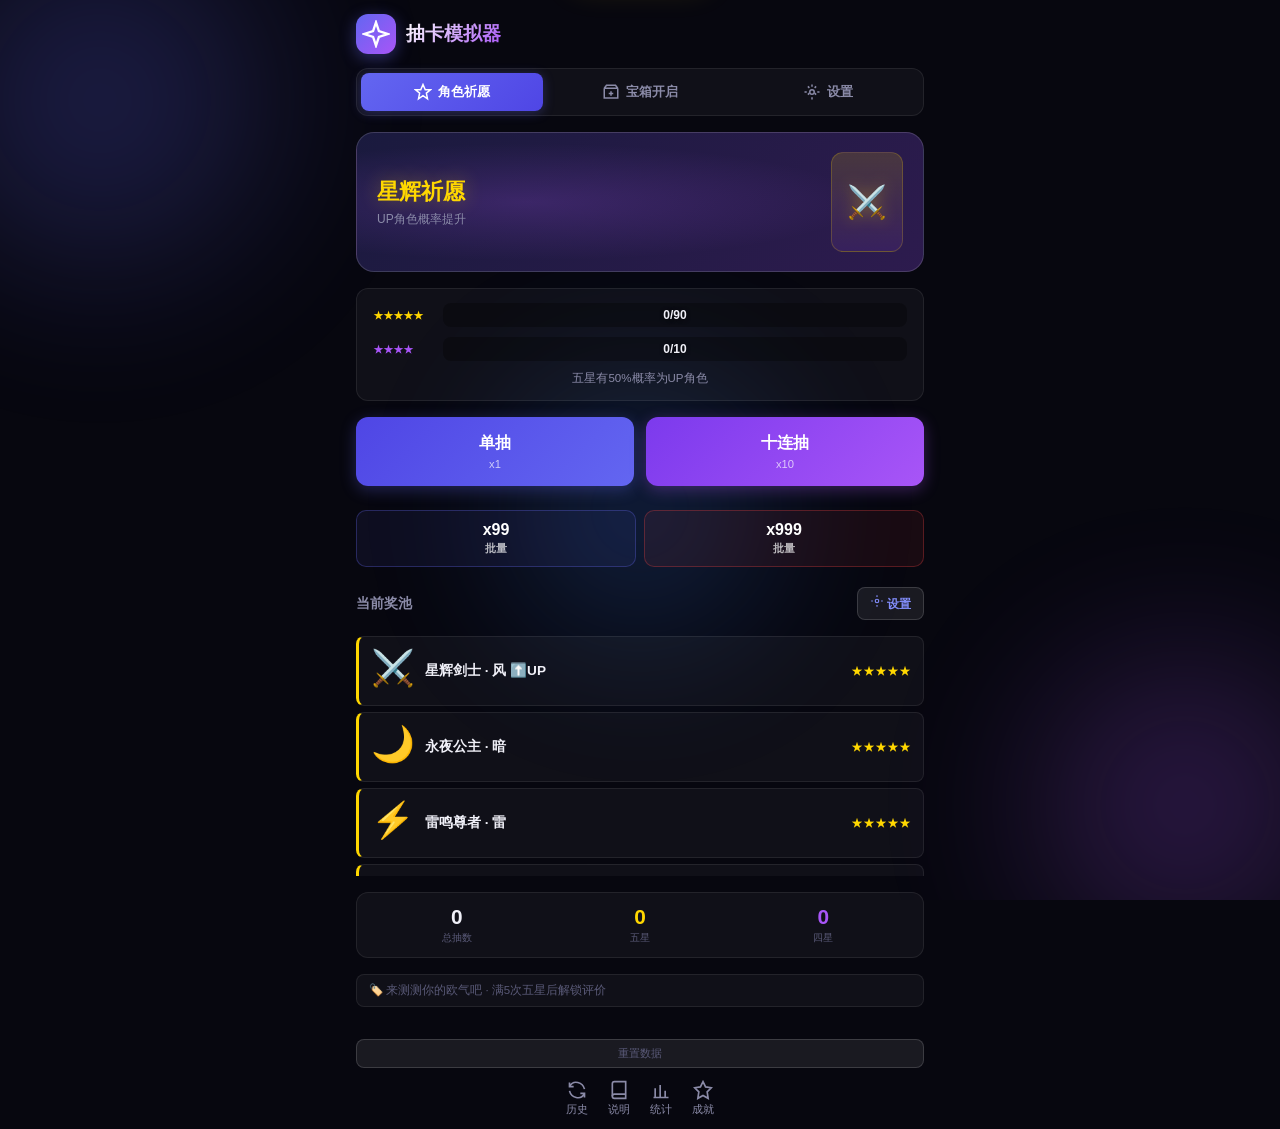
<file: index.html>
<!doctype html>
<html lang="zh-CN">
<head>
  <meta charset="UTF-8" />
  <meta name="viewport" content="width=device-width, initial-scale=1.0, maximum-scale=1.0, user-scalable=no, viewport-fit=cover" />
  <meta name="description" content="原神风格抽卡模拟器 & 宝箱开启，支持自定义概率，可安装到手机桌面" />
  <meta name="theme-color" content="#6366f1" />
  <meta name="apple-mobile-web-app-capable" content="yes" />
  <meta name="apple-mobile-web-app-status-bar-style" content="black-translucent" />
  <meta name="apple-mobile-web-app-title" content="抽卡模拟" />
  <meta name="mobile-web-app-capable" content="yes" />
  <link rel="manifest" href="./manifest.json" />
  <link rel="icon" type="image/png" href="./icons/icon-192.png" />
  <link rel="apple-touch-icon" href="./icons/icon-192.png" />
  <link rel="stylesheet" href="./styles/main.css" />
  <title>抽卡模拟器</title>
</head>
<body>
  <!-- 动态背景 -->
  <div class="bg-orbs">
    <div class="orb orb1"></div>
    <div class="orb orb2"></div>
    <div class="orb orb3"></div>
  </div>

  <!-- 主容器 -->
  <div id="app">
    <!-- 顶部栏 -->
    <header class="app-header">
      <div class="header-left">
        <div class="app-logo">
          <svg viewBox="0 0 24 24" width="28" height="28" fill="none" stroke="currentColor" stroke-width="2">
            <path d="M12 2L14.5 9.5L22 12L14.5 14.5L12 22L9.5 14.5L2 12L9.5 9.5z"/>
          </svg>
        </div>
        <h1 class="app-title">抽卡模拟器</h1>
      </div>
      <button id="installBtn" class="install-btn" style="display:none">
        <svg viewBox="0 0 24 24" width="16" height="16" fill="none" stroke="currentColor" stroke-width="2">
          <path d="M12 3v12m-5-5l5 5 5-5M5 21h14"/>
        </svg>
        安装
      </button>
    </header>

    <!-- 模式切换 -->
    <nav class="mode-tabs">
      <button class="tab active" data-mode="gacha">
        <svg viewBox="0 0 24 24" width="18" height="18" fill="none" stroke="currentColor" stroke-width="2"><path d="M12 2l3 7h7l-5.5 4.5L18 21l-6-4-6 4 1.5-7.5L2 9h7z"/></svg>
        角色祈愿
      </button>
      <button class="tab" data-mode="chest">
        <svg viewBox="0 0 24 24" width="18" height="18" fill="none" stroke="currentColor" stroke-width="2"><path d="M3 7v13h18V7M3 7l3-4h12l3 4M3 7h18M12 11v6m-3-3h6"/></svg>
        宝箱开启
      </button>
      <button class="tab" data-mode="settings">
        <svg viewBox="0 0 24 24" width="18" height="18" fill="none" stroke="currentColor" stroke-width="2"><circle cx="12" cy="12" r="3"/><path d="M12 2v3m0 14v3m10-10h-3M5 12H2m15.5-7.5l-2 2m-7 7l-2 2m11 0l-2-2m-7-7l-2-2"/></svg>
        设置
      </button>
    </nav>

    <!-- 主内容区 -->
    <main id="mainContent">
      <!-- 角色祈愿面板 -->
      <section id="gachaPanel" class="panel active">
        <div class="banner-area">
          <div class="banner-glow"></div>
          <div class="banner-info">
            <div class="banner-title">星辉祈愿</div>
            <div class="banner-subtitle">UP角色概率提升</div>
          </div>
          <div class="featured-char" id="featuredChar"></div>
        </div>

        <div class="pity-display">
          <div class="pity-item">
            <span class="pity-star" data-rarity="5">★★★★★</span>
            <div class="pity-bar-wrap">
              <div class="pity-bar" id="pityBar5"></div>
              <span class="pity-text" id="pityText5">0/90</span>
            </div>
          </div>
          <div class="pity-item">
            <span class="pity-star" data-rarity="4">★★★★</span>
            <div class="pity-bar-wrap">
              <div class="pity-bar" id="pityBar4"></div>
              <span class="pity-text" id="pityText4">0/10</span>
            </div>
          </div>
          <div class="pity-guarantee" id="guaranteeText"></div>
        </div>

        <div class="pull-buttons">
          <button class="pull-btn single" id="singlePullBtn">
            <span class="pull-btn-label">单抽</span>
            <span class="pull-btn-cost">x1</span>
          </button>
          <button class="pull-btn ten" id="tenPullBtn">
            <span class="pull-btn-label">十连抽</span>
            <span class="pull-btn-cost">x10</span>
          </button>
        </div>
        <div class="pull-buttons bulk-buttons">
          <button class="pull-btn bulk" id="pull99Btn">
            <span class="pull-btn-label">x99</span>
            <span class="pull-btn-cost">批量</span>
          </button>
          <button class="pull-btn bulk-warn" id="pull999Btn">
            <span class="pull-btn-label">x999</span>
            <span class="pull-btn-cost">批量</span>
          </button>
        </div>

        <div class="item-list-header">
          <span>当前奖池</span>
          <button class="add-item-btn" id="gotoSettingsFromGacha">
            <svg viewBox="0 0 24 24" width="14" height="14" fill="none" stroke="currentColor" stroke-width="2"><circle cx="12" cy="12" r="3"/><path d="M12 2v3m0 14v3m10-10h-3M5 12H2"/></svg>
            设置
          </button>
        </div>
        <div class="item-list" id="charPreview"></div>

        <div class="quick-stats" id="gachaStats">
          <div class="stat-item"><span class="stat-num" id="statTotal">0</span><span class="stat-label">总抽数</span></div>
          <div class="stat-item gold"><span class="stat-num" id="stat5">0</span><span class="stat-label">五星</span></div>
          <div class="stat-item purple"><span class="stat-num" id="stat4">0</span><span class="stat-label">四星</span></div>
        </div>
        <div class="noneu-bar" id="gachaNoneu"></div>
        <div class="inline-actions">
          <button class="reset-btn" id="resetGachaAllBtn">重置数据</button>
        </div>
      </section>

      <!-- 宝箱面板 -->
      <section id="chestPanel" class="panel">
        <div class="chest-area">
          <div class="chest-glow"></div>
          <div class="chest-visual" id="chestVisual">
            <svg viewBox="0 0 120 100" width="160" height="133">
              <defs>
                <linearGradient id="chestGrad" x1="0" y1="0" x2="0" y2="1">
                  <stop offset="0%" stop-color="#a855f7"/>
                  <stop offset="100%" stop-color="#6b21a8"/>
                </linearGradient>
              </defs>
              <rect x="10" y="40" width="100" height="55" rx="4" fill="url(#chestGrad)" stroke="#d4a0ff" stroke-width="2"/>
              <path d="M10 45 Q60 15 110 45" fill="url(#chestGrad)" stroke="#d4a0ff" stroke-width="2"/>
              <rect x="55" y="55" width="10" height="15" rx="2" fill="#fbbf24" stroke="#f59e0b" stroke-width="1"/>
              <circle cx="60" cy="62" r="3" fill="#1a1a2e"/>
            </svg>
          </div>
          <p class="chest-hint" id="chestHint">点击宝箱开启</p>
        </div>

        <!-- 角色祈愿进度（宝箱页显示） -->
        <div class="pity-section" id="gachaPityInChest"></div>

        <!-- 宝箱保底进度 -->
        <div class="pity-section" id="chestPityEl"></div>

        <div class="chest-type-bar">
          <span>宝箱类型</span>
          <div class="chest-type-tabs" id="chestTypeTabs"></div>
        </div>

        <div class="item-list-header">
          <span>当前奖池</span>
          <span style="display:flex;gap:6px;flex-shrink:0">
            <button class="add-item-btn" id="chestItemStatsBtn">📊 统计</button>
            <button class="add-item-btn" id="gotoSettingsBtn">
            <svg viewBox="0 0 24 24" width="14" height="14" fill="none" stroke="currentColor" stroke-width="2"><circle cx="12" cy="12" r="3"/><path d="M12 2v3m0 14v3m10-10h-3M5 12H2"/></svg>
            设置
          </button>
          </span>
        </div>
        <div class="item-list" id="itemPreview"></div>

        <div class="pull-buttons">
          <button class="pull-btn single" id="openChestBtn">
            <span class="pull-btn-label">开启宝箱</span>
          </button>
          <button class="pull-btn ten" id="openTenChestBtn">
            <span class="pull-btn-label">连开十次</span>
          </button>
        </div>
        <div class="pull-buttons bulk-buttons">
          <button class="pull-btn bulk" id="open99ChestBtn">
            <span class="pull-btn-label">x99</span>
            <span class="pull-btn-cost">批量</span>
          </button>
          <button class="pull-btn bulk-warn" id="open999ChestBtn">
            <span class="pull-btn-label">x999</span>
            <span class="pull-btn-cost">批量</span>
          </button>
        </div>

        <div class="quick-stats" id="chestStats">
          <div class="stat-item"><span class="stat-num" id="chestStatTotal">0</span><span class="stat-label">总开箱</span></div>
          <div class="stat-item gold"><span class="stat-num" id="chestStat5">0</span><span class="stat-label">五星</span></div>
          <div class="stat-item purple"><span class="stat-num" id="chestStat4">0</span><span class="stat-label">四星</span></div>
          <div class="stat-item"><span class="stat-num" id="chestStat3">0</span><span class="stat-label">三星</span></div>
        </div>
        <div class="noneu-bar" id="chestNoneu"></div>
        <div class="inline-actions">
          <button class="reset-btn" id="resetChestAllBtn">重置数据</button>
        </div>
      </section>

      <!-- 设置面板 -->
      <section id="settingsPanel" class="panel">
        <div class="settings-group">
          <h3 class="settings-group-title">祈愿概率设置</h3>
          <div class="setting-row">
            <label class="has-tooltip">
              五星基础概率
              <span class="tooltip">未触发保底时，每次抽取出现五星的基础概率。实际概率受软保底影响，从软保底起始抽数开始逐次递增。</span>
            </label>
            <div class="setting-input">
              <input type="range" min="0" max="100" step="0.1" value="0.6" id="rate5Slider" />
              <input type="number" min="0" max="100" step="0.1" value="0.6" id="rate5Input" class="num-input" />
            </div>
          </div>
          <div class="setting-row">
            <label class="has-tooltip">
              四星基础概率
              <span class="tooltip">未触发保底时，每次抽取出现四星的基础概率。每10抽至少出一个四星（四星保底）。</span>
            </label>
            <div class="setting-input">
              <input type="range" min="0" max="100" step="0.1" value="5.1" id="rate4Slider" />
              <input type="number" min="0" max="100" step="0.1" value="5.1" id="rate4Input" class="num-input" />
            </div>
          </div>
          <div class="setting-row">
            <label class="has-tooltip">
              五星硬保底抽数
              <span class="tooltip">连续未出五星的抽数上限。到达该抽数时，下一抽100%出五星。原神标准为90抽。</span>
            </label>
            <div class="setting-input">
              <input type="range" min="1" max="999" step="1" value="90" id="pity5Slider" />
              <input type="number" min="1" max="999" step="1" value="90" id="pity5Input" class="num-input" />
            </div>
          </div>
          <div class="setting-row">
            <label class="has-tooltip">
              软保底起始抽数
              <span class="tooltip">从该抽数起，五星概率开始逐次递增（每抽+6%）。设为≥硬保底抽数=关闭软保底。原神标准为74抽。</span>
            </label>
            <div class="setting-input">
              <input type="range" min="0" max="990" step="1" value="90" id="softPitySlider" />
              <input type="number" min="0" max="990" step="1" value="90" id="softPityInput" class="num-input" />
            </div>
          </div>
          <div class="setting-row">
            <label class="has-tooltip">
              五十五十机制
              <span class="tooltip">开启后，首次出五星有50%概率为UP角色。若未出UP（歪了），则下次五星必出UP角色（大保底）。</span>
            </label>
            <label class="switch">
              <input type="checkbox" id="fiftyFiftyToggle" checked />
              <span class="switch-slider"></span>
            </label>
          </div>
          <div class="setting-row">
            <label class="has-tooltip">
              保底机制总开关
              <span class="tooltip">关闭后，所有保底逻辑失效，每次抽取均为纯概率判定（软保底、硬保底、四星保底、十连保底均不生效）。</span>
            </label>
            <label class="switch">
              <input type="checkbox" id="pityEnabledToggle" checked />
              <span class="switch-slider"></span>
            </label>
          </div>
        </div>

        <div class="settings-group">
          <h3 class="settings-group-title">宝箱保底设置</h3>
          <div class="setting-row" style="padding-bottom:4px">
            <span style="font-size:0.78rem;color:var(--text-muted)">当前编辑：</span>
            <span style="font-size:0.85rem;color:var(--primary-light);font-weight:600" id="chestPityChestName">标准宝箱</span>
          </div>
          <div class="setting-row">
            <label class="has-tooltip">
              五星保底机制
              <span class="tooltip">开启后，连续未出五星的抽数达到预设值时，必定出五星。无概率递增环节（硬保底）。</span>
            </label>
            <label class="switch">
              <input type="checkbox" id="chestPity5Toggle" />
              <span class="switch-slider"></span>
            </label>
          </div>
          <div class="setting-row">
            <label class="has-tooltip">
              五星保底抽数
              <span class="tooltip">达到该抽数后必出五星。可设为任意正整数。</span>
            </label>
            <div class="setting-input">
              <input type="range" min="1" max="99999" step="1" value="100" id="chestPity5Slider" />
              <input type="number" min="1" max="99999" step="1" value="100" id="chestPity5Input" class="num-input" />
            </div>
          </div>

        </div>

        <div class="settings-group">
          <h3 class="settings-group-title">宝箱类型管理</h3>
          <div class="chest-type-bar">
            <div class="chest-type-tabs" id="settingsChestTabs"></div>
            <button class="add-item-btn" id="addChestTypeBtn">+ 新增</button>
          </div>
          <button class="action-btn danger" id="delChestTypeBtn" style="margin-top:8px;width:100%">删除当前宝箱类型</button>
        </div>

        <div class="settings-group">
          <h3 class="settings-group-title">物品池管理</h3>
          <div class="chest-type-bar">
            <span>编辑</span>
            <div class="chest-type-tabs" id="editChestTabs"></div>
          </div>
          <div class="item-list-header">
            <span>物品列表</span>
            <button class="add-item-btn" id="addItemBtn">+ 添加</button>
          </div>
          <div class="item-list" id="itemList"></div>
        </div>

        <div class="settings-group">
          <h3 class="settings-group-title">角色池管理</h3>
          <div class="empty-state" id="charList" style="padding:20px">🚧 敬请期待</div>
        </div>

        <div class="settings-group">
          <h3 class="settings-group-title">数据管理</h3>
          <button class="action-btn danger" id="resetPityBtn">重置保底计数</button>
          <button class="action-btn danger" id="resetStatsBtn">清空统计数据</button>
          <button class="action-btn danger" id="resetAllBtn">重置全部</button>
        </div>

        <div class="settings-group">
          <h3 class="settings-group-title">⚡ 非欧系统</h3>
          <div class="setting-row">
            <label>启用来测测你的欧气吧</label>
            <label class="switch">
              <input type="checkbox" id="noneuEnabledToggle" checked />
              <span class="switch-slider"></span>
            </label>
          </div>
        </div>

        <div class="settings-group">
          <h3 class="settings-group-title">关于</h3>
          <p class="about-text">抽卡模拟器 v1.0</p>
          <p class="about-text">支持安装到手机桌面，离线使用</p>
          <p class="about-text">所有数据保存在本地，不会上传</p>
        </div>
      </section>
    </main>

    <!-- 底部操作栏 -->
    <footer class="app-footer">
      <button class="footer-btn" id="historyBtn">
        <svg viewBox="0 0 24 24" width="20" height="20" fill="none" stroke="currentColor" stroke-width="2"><path d="M3 3v5h5M3 8c2-4 6-6 10-5s7 4 8 8M21 21v-5h-5M21 16c-2 4-6 6-10 5s-7-4-8-8"/></svg>
        历史
      </button>
      <button class="footer-btn" id="guideBtn">
        <svg viewBox="0 0 24 24" width="20" height="20" fill="none" stroke="currentColor" stroke-width="2"><path d="M4 19.5A2.5 2.5 0 016.5 17H20"/><path d="M6.5 2H20v20H6.5A2.5 2.5 0 014 19.5v-15A2.5 2.5 0 016.5 2z"/></svg>
        说明
      </button>
      <button class="footer-btn" id="statsBtn">
        <svg viewBox="0 0 24 24" width="20" height="20" fill="none" stroke="currentColor" stroke-width="2"><path d="M3 21h18M5 21V10m6 11V6m6 15v-8"/></svg>
        统计
      </button>
      <button class="footer-btn" id="noneuBtn">
        <svg viewBox="0 0 24 24" width="20" height="20" fill="none" stroke="currentColor" stroke-width="2"><path d="M12 2l3.09 6.26L22 9.27l-5 4.87L18.18 22 12 18.56 5.82 22 7 14.14l-5-4.87 6.91-1.01L12 2z"/></svg>
        成就
      </button>
    </footer>
  </div>

  <!-- 抽卡结果弹窗 -->
  <div id="resultModal" class="modal-overlay">
    <div class="result-content">
      <div class="result-cards" id="resultCards"></div>
      <button class="result-close-btn" id="resultCloseBtn">确认</button>
    </div>
  </div>

  <!-- 批量抽取列表结果弹窗 -->
  <div id="listResultModal" class="modal-overlay">
    <div class="modal-content list-result-content">
      <div class="modal-header">
        <h2 id="listResultTitle">抽取结果</h2>
        <button class="modal-close" data-close>×</button>
      </div>
      <!-- 汇总统计 -->
      <div class="list-summary" id="listSummary"></div>
      <!-- 筛选标签 -->
      <div class="list-filter" id="listFilter"></div>
      <!-- 列表 -->
      <div class="list-items" id="listItems"></div>
      <button class="result-close-btn" id="listResultCloseBtn">确认</button>
    </div>
  </div>

  <!-- 历史记录弹窗 -->
  <div id="historyModal" class="modal-overlay">
    <div class="modal-content">
      <div class="modal-header">
        <h2>抽取历史</h2>
        <button class="modal-close" data-close>×</button>
      </div>
      <div class="modal-body" id="historyList"></div>
    </div>
  </div>

  <!-- 统计弹窗 -->
  <div id="statsModal" class="modal-overlay">
    <div class="modal-content">
      <div class="modal-header">
        <h2>详细统计</h2>
        <button class="modal-close" data-close>×</button>
      </div>
      <div class="modal-body" id="statsDetail"></div>
    </div>
  </div>

  <!-- 添加/编辑角色弹窗 -->
  <div id="charModal" class="modal-overlay">
    <div class="modal-content modal-sm">
      <div class="modal-header">
        <h2 id="charModalTitle">添加角色</h2>
        <button class="modal-close" data-close>×</button>
      </div>
      <div class="modal-body">
        <div class="form-group">
          <label>角色名称</label>
          <input type="text" id="charName" placeholder="如：星辉剑士" maxlength="20" />
        </div>
        <div class="form-group">
          <label>图标 (emoji)</label>
          <input type="text" id="charIcon" placeholder="如：⚔️" maxlength="4" />
        </div>
        <div class="form-group">
          <label>元素/属性</label>
          <input type="text" id="charElement" placeholder="如：风" maxlength="8" />
        </div>
        <div class="form-group">
          <label>稀有度</label>
          <div class="rarity-select" id="charRaritySelect">
            <button class="rarity-opt active" data-rarity="5">★5</button>
            <button class="rarity-opt" data-rarity="4">★4</button>
            <button class="rarity-opt" data-rarity="3">★3</button>
            <button class="rarity-opt" data-rarity="2">★2</button>
            <button class="rarity-opt" data-rarity="1">★1</button>
            <button class="rarity-opt" data-rarity="1">★</button>
          </div>
        </div>
        <div class="form-group">
          <label>
            <input type="checkbox" id="charFeatured" />
            设为UP角色（仅五星有效）
          </label>
        </div>
        <button class="action-btn primary" id="saveCharBtn">保存</button>
      </div>
    </div>
  </div>

  <!-- 添加物品弹窗 -->
  <div id="itemModal" class="modal-overlay">
    <div class="modal-content modal-sm">
      <div class="modal-header">
        <h2 id="itemModalTitle">添加物品</h2>
        <button class="modal-close" data-close>×</button>
      </div>
      <div class="modal-body">
        <div class="form-group">
          <label>物品名称</label>
          <input type="text" id="itemName" placeholder="如：钻石" maxlength="20" />
        </div>
        <div class="form-group">
          <label>稀有度</label>
          <div class="rarity-select" id="raritySelect">
            <button class="rarity-opt active" data-rarity="5">★5</button>
            <button class="rarity-opt" data-rarity="4">★4</button>
            <button class="rarity-opt" data-rarity="3">★3</button>
            <button class="rarity-opt" data-rarity="2">★2</button>
            <button class="rarity-opt" data-rarity="1">★1</button>
          </div>
        </div>
        <div class="form-group">
          <label>掉落概率 (权重)</label>
          <input type="number" id="itemWeight" placeholder="如：10" min="0.001" step="0.001" value="10" />
        </div>
        <button class="action-btn primary" id="saveItemBtn">保存</button>
      </div>
    </div>
  </div>

  <!-- 新增宝箱类型弹窗 -->
  <div id="chestTypeModal" class="modal-overlay">
    <div class="modal-content modal-sm">
      <div class="modal-header">
        <h2>新增宝箱类型</h2>
        <button class="modal-close" data-close>×</button>
      </div>
      <div class="modal-body">
        <div class="form-group">
          <label>宝箱名称</label>
          <input type="text" id="chestTypeName" placeholder="如：节日宝箱" maxlength="20" />
        </div>
        <button class="action-btn primary" id="saveChestTypeBtn">创建</button>
      </div>
    </div>
  </div>

  <!-- 确认弹窗（删除等操作） -->
  <div id="confirmModal" class="modal-overlay">
    <div class="modal-content modal-sm">
      <div class="modal-header">
        <h2 id="confirmTitle">确认操作</h2>
        <button class="modal-close" data-close>×</button>
      </div>
      <div class="modal-body">
        <p id="confirmMsg" style="color:var(--text-secondary);font-size:0.85rem;margin-bottom:18px;line-height:1.5"></p>
        <div style="display:flex;gap:10px">
          <button class="action-btn" style="flex:1" id="confirmCancelBtn">取消</button>
          <button class="action-btn danger" style="flex:1" id="confirmOkBtn">确认删除</button>
        </div>
      </div>
    </div>
  </div>

  <!-- 成就解锁弹窗 -->
  <div class="ach-toast" id="achToast">
    <div class="ach-toast-icon" id="achToastIcon"></div>
    <div class="ach-toast-body">
      <div class="ach-toast-title">🏆 成就解锁！</div>
      <div class="ach-toast-name" id="achToastName"></div>
      <div class="ach-toast-desc" id="achToastDesc"></div>
    </div>
  </div>

  <!-- 物品统计弹窗 -->
  <div id="chestItemStatsModal" class="modal-overlay">
    <div class="modal-content">
      <div class="modal-header">
        <h2 id="chestItemStatsTitle">📊 物品获得统计</h2>
        <button class="modal-close" data-close>×</button>
      </div>
      <div class="modal-body" id="chestItemStatsBody"></div>
    </div>
  </div>

  <!-- 非欧成就弹窗 -->
  <div id="noneuModal" class="modal-overlay">
    <div class="modal-content">
      <div class="modal-header">
        <h2>🏆 来测测你的欧气吧</h2>
        <button class="modal-close" data-close>×</button>
      </div>
      <div class="modal-body" id="noneuBody"></div>
    </div>
  </div>

  <!-- 概率说明弹窗 -->
  <div id="guideModal" class="modal-overlay">
    <div class="modal-content">
      <div class="modal-header">
        <h2>📖 概率计算说明</h2>
        <button class="modal-close" data-close>×</button>
      </div>
      <div class="modal-body" id="guideContent"></div>
    </div>
  </div>

  <!-- 脚本 -->
  <script type="module" src="./js/app.js"></script>
</body>
</html>
</file>
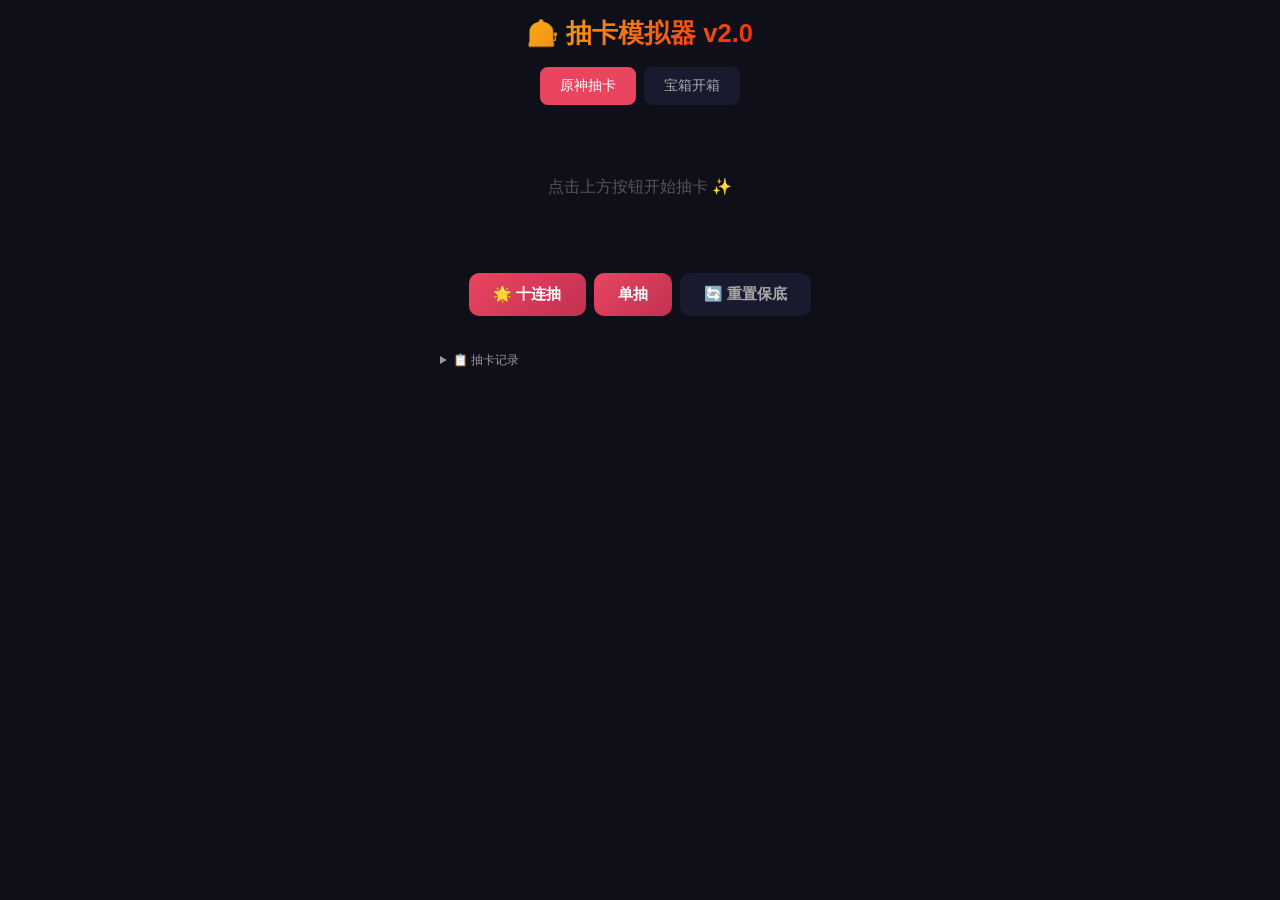
<file: docs/index.html>
<!DOCTYPE html>
<html lang="zh-CN">
<head>
<meta charset="UTF-8">
<meta name="viewport" content="width=device-width, initial-scale=1.0, user-scalable=no">
<title>🎰 抽卡模拟器</title>

<!-- PWA 清单 (支持 Android/Chrome 安装到桌面) -->
<link rel="manifest" href="./manifest.json">
<meta name="theme-color" content="#0f0f1a">
<meta name="apple-mobile-web-app-capable" content="yes">
<meta name="apple-mobile-web-app-title" content="抽卡模拟器">
<meta name="apple-mobile-web-app-status-bar-style" content="black-translucent">
<style>
*{margin:0;padding:0;box-sizing:border-box}
body{font-family:-apple-system,BlinkMacSystemFont,'Segoe UI',sans-serif;background:#0f0f1a;color:#e0e0e0;min-height:100vh;display:flex;flex-direction:column;align-items:center;padding:16px}
h1{font-size:1.6rem;margin-bottom:16px;background:linear-gradient(135deg,#f5af19,#f12711);-webkit-background-clip:text;-webkit-text-fill-color:transparent}

.tabs{display:flex;gap:8px;margin-bottom:16px}
.tabs button{padding:10px 20px;border:none;border-radius:8px;cursor:pointer;font-size:14px;background:#1a1a2e;color:#aaa;transition:.2s}
.tabs button.active{background:#e94560;color:#fff}

.card-area{display:flex;flex-wrap:wrap;justify-content:center;gap:10px;min-height:120px;margin-bottom:16px}
.card{width:120px;padding:12px 8px;border-radius:12px;text-align:center;font-size:13px;animation:fadeIn .4s;transition:transform .2s}
.card:hover{transform:scale(1.08)}
.card .name{font-weight:bold;margin-bottom:4px}
.card .stars{font-size:12px}
@keyframes fadeIn{from{opacity:0;transform:translateY(20px)}to{opacity:1;transform:translateY(0)}}

.SSR{background:linear-gradient(135deg,#f5af19,#f12711);box-shadow:0 0 20px rgba(245,175,25,.4);color:#fff}
.SR{background:linear-gradient(135deg,#8e2de2,#4a00e0);box-shadow:0 0 12px rgba(142,45,226,.3);color:#fff}
.R{background:linear-gradient(135deg,#2c3e50,#3498db);color:#ddd}

.chest-legend{background:linear-gradient(135deg,#f5af19,#f12711);box-shadow:0 0 20px rgba(245,175,25,.4);color:#fff}
.chest-epic{background:linear-gradient(135deg,#8e2de2,#4a00e0);box-shadow:0 0 12px rgba(142,45,226,.3);color:#fff}
.chest-rare{background:linear-gradient(135deg,#2c3e50,#3498db);color:#fff}
.chest-common{background:linear-gradient(135deg,#3a3a5c,#5a5a7a);color:#ccc}

.stats{display:flex;gap:16px;margin-bottom:16px;font-size:14px;flex-wrap:wrap;justify-content:center}

.actions{display:flex;gap:8px;margin-bottom:16px;flex-wrap:wrap;justify-content:center}
.actions button{padding:12px 24px;border:none;border-radius:10px;cursor:pointer;font-size:15px;font-weight:bold;transition:.2s}
.btn-main{background:linear-gradient(135deg,#e94560,#c23152);color:#fff}
.btn-main:active{transform:scale(.95)}
.btn-sub{background:#1a1a2e;color:#aaa;border:1px solid #333}
.btn-sub:active{transform:scale(.95)}

.config-area{margin-top:12px;width:100%;max-width:400px;display:none}
.config-area textarea{width:100%;height:120px;background:#1a1a2e;color:#ccc;border:1px solid #333;border-radius:8px;padding:10px;font-size:13px;resize:vertical}
.config-area .hint{font-size:11px;color:#666;margin:4px 0 8px}
.config-area button{background:#e94560;color:#fff;border:none;padding:8px 16px;border-radius:8px;cursor:pointer;font-size:13px}

.history{width:100%;max-width:400px;margin-top:20px;font-size:12px;color:#666}
.history summary{margin-bottom:8px;cursor:pointer;color:#999}
.history pre{background:#1a1a2e;padding:10px;border-radius:8px;max-height:200px;overflow-y:auto;font-size:11px}
</style>
</head>
<body>

<h1>🎰 抽卡模拟器 v2.0</h1>

<div class="tabs">
  <button id="tabGenshin" class="active">原神抽卡</button>
  <button id="tabChest">宝箱开箱</button>
</div>

<div class="stats" id="stats"></div>

<div class="card-area" id="cards">
  <div style="color:#555;padding:40px">点击下方按钮开始抽卡 ✨</div>
</div>

<div class="actions" id="actions"></div>

<div class="config-area" id="configArea">
  <div class="hint">每行: 稀有度 概率 物品1,物品2,...<br>例: 传说 0.05 霜之哀伤,无尽之刃</div>
  <textarea id="configText" placeholder="传说 0.05 霜之哀伤,无尽之刃&#10;史诗 0.15 暗影斗篷,龙鳞甲&#10;普通 0.80 铁剑,布甲"></textarea>
  <button onclick="applyCustomChest()">✅ 应用配置</button>
</div>

<details class="history"><summary>📋 抽卡记录</summary><pre id="log"></pre></details>

<script>
// ═══ 数据 ═══
const GENSHIN = {
  SSR:{rate:.006,pity:90,pool:["七七","刻晴","莫娜","迪卢克","琴","钟离","胡桃","甘雨","雷电将军","纳西妲"]},
  SR:{rate:.051,pity:10,pool:["凝光","行秋","班尼特","香菱","菲谢尔","砂糖","北斗","罗莎莉亚","烟绯","久岐忍"]},
  R:{rate:.943,pity:0,pool:["黑缨枪","弹弓","魔导绪论","铁影阔剑","黎明神剑","讨龙英杰谭","冷刃","沐浴龙血的剑","神射手之誓","飞天御剑"]},
};

let CHEST = {
  "传奇":{rate:.01,pool:["霜之哀伤","无尽之刃","灭世者之帽"],css:"chest-legend"},
  "史诗":{rate:.08,pool:["暗影斗篷","龙鳞甲","凤凰羽","冰晶法杖"],css:"chest-epic"},
  "稀有":{rate:.21,pool:["秘银剑","魔法书","精灵弓","圣光盾"],css:"chest-rare"},
  "普通":{rate:.70,pool:["铁剑","布甲","木盾","治疗药水","面包","箭矢"],css:"chest-common"},
};

let pitySSR=0, pitySR=0, log=[], mode='genshin';

// ═══ 引擎 ═══
function genshinPull(n){
  const res=[];
  for(let i=0;i<n;i++){
    pitySSR++;pitySR++;
    let r;
    if(pitySSR>=GENSHIN.SSR.pity){r='SSR';pitySSR=0}
    else if(pitySR>=GENSHIN.SR.pity){r='SR';pitySR=0}
    else{
      const roll=Math.random();
      if(roll<GENSHIN.SSR.rate){r='SSR';pitySSR=pitySR=0}
      else if(roll<GENSHIN.SSR.rate+GENSHIN.SR.rate){r='SR';pitySR=0}
      else r='R';
    }
    const name=GENSHIN[r].pool[Math.floor(Math.random()*GENSHIN[r].pool.length)];
    res.push({rarity:r,name});
  }
  return res;
}

function chestPull(n,cfg=CHEST){
  const res=[];
  const entries=Object.entries(cfg);
  const total=entries.reduce((s,[,v])=>s+v.rate,0);
  for(let i=0;i<n;i++){
    let roll=Math.random()*total, cum=0;
    for(const [rarity,info] of entries){
      cum+=info.rate;
      if(roll<=cum){res.push({rarity,name:info.pool[Math.floor(Math.random()*info.pool.length)]});break}
    }
  }
  return res;
}

// ═══ 渲染 ═══
const stars={SSR:'★★★★★',SR:'★★★★',R:'★★★'};
const chestStars={传奇:'👑',史诗:'💎',稀有:'⭐',普通:'•'};

function render(res,cfgMap){
  const cards=document.getElementById('cards');
  cards.innerHTML=res.map(r=>{
    const cls=cfgMap[r.rarity]?.css||r.rarity;
    const star=mode==='genshin'?stars[r.rarity]||'':chestStars[r.rarity]||'';
    return `<div class="card ${cls}"><div class="name">${r.name}</div><div class="stars">${star}</div></div>`;
  }).join('');

  const cnt={};res.forEach(r=>cnt[r.rarity]=(cnt[r.rarity]||0)+1);
  document.getElementById('stats').innerHTML=Object.entries(cnt).map(([k,v])=>{
    const cls=cfgMap[k]?.css||k;
    return `<span class="card ${cls}" style="width:auto;padding:6px 12px;font-size:12px">${k} ×${v}</span>`;
  }).join('');

  const time=new Date().toLocaleTimeString();
  const line=`[${time}] ${res.map(r=>`${r.rarity}:${r.name}`).join(' | ')}`;
  log.unshift(line);if(log.length>50)log.pop();
  document.getElementById('log').textContent=log.join('\n');
}

// ═══ UI 交互 ═══
function getCfgMap(){
  if(mode==='genshin') return GENSHIN;
  const m={};
  for(const [k,v] of Object.entries(CHEST)) m[k]={...v,css:v.css||'R'};
  return m;
}

function doPull(n){
  const res=mode==='genshin'?genshinPull(n):chestPull(n);
  render(res,getCfgMap());
}

function applyCustomChest(){
  const raw=document.getElementById('configText').value.trim();
  if(!raw)return alert('请输入配置');
  const lines=raw.split('\n').filter(l=>l.trim());
  const cfg={};
  const css=['chest-legend','chest-epic','chest-rare','chest-common'];
  for(let i=0;i<lines.length;i++){
    const parts=lines[i].split(' ').filter(Boolean);
    if(parts.length<3)continue;
    const rarity=parts[0];
    const rate=parseFloat(parts[1]);
    if(isNaN(rate))continue;
    const pool=parts.slice(2).join(' ').split(/[,，]/).map(s=>s.trim()).filter(Boolean);
    if(!pool.length)continue;
    cfg[rarity]={rate,pool,css:css[i%css.length]};
  }
  if(Object.keys(cfg).length<2)return alert('至少需要2个稀有度等级');
  CHEST=cfg;
  alert(`✅ 配置完成！${Object.keys(cfg).length}个稀有度等级`);
}

// ═══ 切换模式 ═══
document.getElementById('tabGenshin').onclick=()=>{
  mode='genshin';
  document.getElementById('tabGenshin').classList.add('active');
  document.getElementById('tabChest').classList.remove('active');
  document.getElementById('configArea').style.display='none';
  document.getElementById('actions').innerHTML=`
    <button class="btn-main" onclick="doPull(10)">🌟 十连抽</button>
    <button class="btn-main" onclick="doPull(1)">单抽</button>
    <button class="btn-sub" onclick="pitySSR=pitySR=0">🔄 重置保底</button>
  `;
  document.getElementById('cards').innerHTML='<div style="color:#555;padding:40px">点击上方按钮开始抽卡 ✨</div>';
  document.getElementById('stats').innerHTML='';
};

document.getElementById('tabChest').onclick=()=>{
  mode='chest';
  document.getElementById('tabChest').classList.add('active');
  document.getElementById('tabGenshin').classList.remove('active');
  document.getElementById('configArea').style.display='block';
  document.getElementById('actions').innerHTML=`
    <button class="btn-main" onclick="doPull(5)">🎁 开5箱</button>
    <button class="btn-main" onclick="doPull(1)">开1箱</button>
    <button class="btn-sub" onclick="document.getElementById('configArea').style.display='block'">⚙️ 显示配置</button>
  `;
  document.getElementById('cards').innerHTML='<div style="color:#555;padding:40px">点击上方按钮开宝箱 🎁</div>';
  document.getElementById('stats').innerHTML='';
};

// 初始化
document.getElementById('tabGenshin').click();

// 注册 Service Worker (PWA 离线支持)
if('serviceWorker' in navigator){navigator.serviceWorker.register('./sw.js')}
</script>
</body>
</html>
</file>
<file: styles/main.css>
/* ========================================
   抽卡模拟器 - 主样式表
   深色主题 · 玻璃拟态 · 渐变动效
   ======================================== */

/* ---------- 基础重置 ---------- */
*, *::before, *::after {
  margin: 0;
  padding: 0;
  box-sizing: border-box;
  -webkit-tap-highlight-color: transparent;
}

:root {
  /* 色彩系统 */
  --bg-deep: #07070f;
  --bg-card: rgba(255, 255, 255, 0.04);
  --bg-card-hover: rgba(255, 255, 255, 0.08);
  --border: rgba(255, 255, 255, 0.08);
  --border-strong: rgba(255, 255, 255, 0.15);
  --text-primary: #f0f0f8;
  --text-secondary: #8b8ba8;
  --text-muted: #5a5a78;

  --primary: #6366f1;
  --primary-light: #818cf8;
  --primary-dark: #4f46e5;

  /* 稀有度色彩 */
  --gold: #ffd700;
  --gold-glow: rgba(255, 215, 0, 0.5);
  --gold-bg: rgba(255, 215, 0, 0.08);
  --purple: #a855f7;
  --purple-glow: rgba(168, 85, 247, 0.5);
  --purple-bg: rgba(168, 85, 247, 0.08);
  --blue: #3b82f6;
  --blue-glow: rgba(59, 130, 246, 0.4);
  --blue-bg: rgba(59, 130, 246, 0.08);

  --danger: #ef4444;
  --success: #22c55e;

  /* 圆角 */
  --r-sm: 8px;
  --r-md: 12px;
  --r-lg: 18px;
  --r-xl: 24px;

  /* 阴影 */
  --shadow: 0 4px 24px rgba(0, 0, 0, 0.3);
  --shadow-lg: 0 8px 40px rgba(0, 0, 0, 0.4);
}

html {
  font-size: 16px;
  -webkit-text-size-adjust: 100%;
}

body {
  font-family: -apple-system, BlinkMacSystemFont, "Segoe UI", Roboto, "Noto Sans SC", sans-serif;
  background: var(--bg-deep);
  color: var(--text-primary);
  min-height: 100vh;
  min-height: 100dvh;
  overflow-x: hidden;
  position: relative;
  user-select: none;
  -webkit-user-select: none;
}

/* ---------- 动态背景 ---------- */
.bg-orbs {
  position: fixed;
  inset: 0;
  z-index: 0;
  overflow: hidden;
  pointer-events: auto;
  cursor: pointer;
}

.orb {
  position: absolute;
  border-radius: 50%;
  filter: blur(80px);
  opacity: 0.3;
  animation: floatOrb 20s ease-in-out infinite;
}

.orb1 {
  width: 400px;
  height: 400px;
  background: radial-gradient(circle, #6366f1, transparent);
  top: -100px;
  left: -100px;
}

.orb2 {
  width: 350px;
  height: 350px;
  background: radial-gradient(circle, #a855f7, transparent);
  bottom: -80px;
  right: -80px;
  animation-delay: -7s;
}

.orb3 {
  width: 300px;
  height: 300px;
  background: radial-gradient(circle, #3b82f6, transparent);
  top: 40%;
  left: 50%;
  transform: translateX(-50%);
  animation-delay: -14s;
}

@keyframes floatOrb {
  0%, 100% { transform: translate(0, 0) scale(1); }
  33% { transform: translate(40px, -30px) scale(1.1); }
  66% { transform: translate(-30px, 40px) scale(0.9); }
}

/* ---------- 主容器 ---------- */
#app {
  position: relative;
  z-index: 1;
  max-width: 560px;
  margin: 0 auto;
  min-height: 100vh;
  min-height: 100dvh;
  display: flex;
  flex-direction: column;
  padding: env(safe-area-inset-top) 16px env(safe-area-inset-bottom);
}

/* ---------- 顶部栏 ---------- */
.app-header {
  display: flex;
  align-items: center;
  justify-content: space-between;
  padding: 14px 0;
  gap: 12px;
}

.header-left {
  display: flex;
  align-items: center;
  gap: 10px;
}

.app-logo {
  width: 40px;
  height: 40px;
  display: flex;
  align-items: center;
  justify-content: center;
  background: linear-gradient(135deg, var(--primary), var(--purple));
  border-radius: var(--r-md);
  color: white;
  box-shadow: 0 4px 16px rgba(99, 102, 241, 0.4);
}

.app-title {
  font-size: 1.2rem;
  font-weight: 700;
  background: linear-gradient(135deg, #fff, #a855f7);
  -webkit-background-clip: text;
  background-clip: text;
  -webkit-text-fill-color: transparent;
}

.install-btn {
  display: flex;
  align-items: center;
  gap: 6px;
  padding: 8px 14px;
  background: var(--primary);
  color: white;
  border: none;
  border-radius: var(--r-sm);
  font-size: 0.85rem;
  font-weight: 600;
  cursor: pointer;
  transition: all 0.2s;
}

.install-btn:active {
  transform: scale(0.95);
}

/* ---------- 模式切换 ---------- */
.mode-tabs {
  display: flex;
  gap: 6px;
  background: var(--bg-card);
  border: 1px solid var(--border);
  border-radius: var(--r-md);
  padding: 4px;
  margin-bottom: 16px;
}

.tab {
  flex: 1;
  display: flex;
  align-items: center;
  justify-content: center;
  gap: 6px;
  padding: 10px 6px;
  border: none;
  background: transparent;
  color: var(--text-secondary);
  font-size: 0.8rem;
  font-weight: 600;
  border-radius: var(--r-sm);
  cursor: pointer;
  transition: all 0.25s;
}

.tab.active {
  background: linear-gradient(135deg, var(--primary), var(--primary-dark));
  color: white;
  box-shadow: 0 2px 12px rgba(99, 102, 241, 0.3);
}

/* ---------- 面板 ---------- */
.panel {
  display: none;
  flex: 1;
  flex-direction: column;
  gap: 16px;
  animation: fadeIn 0.3s ease;
}

.panel.active {
  display: flex;
}

@keyframes fadeIn {
  from { opacity: 0; transform: translateY(8px); }
  to { opacity: 1; transform: translateY(0); }
}

/* ---------- 角色祈愿面板 ---------- */
.banner-area {
  position: relative;
  border-radius: var(--r-lg);
  overflow: hidden;
  height: 140px;
  display: flex;
  align-items: center;
  justify-content: space-between;
  padding: 0 20px;
  background: linear-gradient(135deg, #1a1a3e, #2d1b4e);
  border: 1px solid var(--border-strong);
}

.banner-glow {
  position: absolute;
  inset: 0;
  background: radial-gradient(ellipse at 30% 50%, rgba(168, 85, 247, 0.2), transparent 60%);
  pointer-events: auto;
  cursor: pointer;
}

.banner-info {
  position: relative;
  z-index: 1;
}

.banner-title {
  font-size: 1.4rem;
  font-weight: 800;
  color: var(--gold);
  text-shadow: 0 0 20px rgba(255, 215, 0, 0.3);
}

.banner-subtitle {
  font-size: 0.75rem;
  color: var(--text-secondary);
  margin-top: 4px;
}

.featured-char {
  width: 72px;
  height: 100px;
  border-radius: var(--r-md);
  background: linear-gradient(180deg, rgba(255,215,0,0.15), rgba(168,85,247,0.1));
  border: 1px solid rgba(255, 215, 0, 0.2);
  display: flex;
  align-items: center;
  justify-content: center;
  position: relative;
  z-index: 1;
  overflow: hidden;
}

.featured-char .char-avatar {
  font-size: 2rem;
  filter: drop-shadow(0 0 8px rgba(255, 215, 0, 0.4));
}

/* 保底进度 */
.pity-display {
  display: flex;
  flex-direction: column;
  gap: 10px;
  background: var(--bg-card);
  border: 1px solid var(--border);
  border-radius: var(--r-md);
  padding: 14px 16px;
}

.pity-item {
  display: flex;
  align-items: center;
  gap: 10px;
}

.pity-star {
  font-size: 0.7rem;
  letter-spacing: -1px;
  white-space: nowrap;
  width: 60px;
}

.pity-star[data-rarity="5"] { color: var(--gold); }
.pity-star[data-rarity="4"] { color: var(--purple); }

.pity-section {
  margin: 8px 0;
}

.pity-section-title {
  font-size: 0.72rem;
  font-weight: 600;
  color: var(--text-secondary);
  margin-bottom: 6px;
}

.pity-row {
  display: flex;
  align-items: center;
  gap: 6px;
  margin: 4px 0;
  font-size: 0.7rem;
  color: var(--text-muted);
}

.pity-row span:first-child {
  white-space: nowrap;
  min-width: 56px;
}

.pity-count {
  font-weight: 700;
  color: var(--text-primary);
  font-variant-numeric: tabular-nums;
  min-width: 50px;
  text-align: center;
}

.pity-row .pity-bar {
  flex: 1;
  height: 6px;
  border-radius: 3px;
  background: rgba(255, 255, 255, 0.08);
  overflow: hidden;
}

.pity-fill {
  height: 100%;
  border-radius: 3px;
  transition: width 0.4s ease;
}

.pity-fill.gold { background: var(--gold); }
.pity-fill.purple { background: var(--purple); }

.pity-bar-wrap {
  flex: 1;
  position: relative;
  height: 24px;
  background: rgba(0, 0, 0, 0.3);
  border-radius: var(--r-sm);
  overflow: hidden;
}

.pity-bar {
  height: 100%;
  width: 0%;
  border-radius: var(--r-sm);
  transition: width 0.4s ease;
}

.pity-bar[data-rarity="5"] {
  background: linear-gradient(90deg, rgba(255,215,0,0.3), var(--gold));
  box-shadow: 0 0 12px rgba(255, 215, 0, 0.3);
}

.pity-bar[data-rarity="4"] {
  background: linear-gradient(90deg, rgba(168,85,247,0.3), var(--purple));
}

.pity-text {
  position: absolute;
  top: 50%;
  left: 50%;
  transform: translate(-50%, -50%);
  font-size: 0.75rem;
  font-weight: 700;
  color: var(--text-primary);
  text-shadow: 0 1px 4px rgba(0,0,0,0.5);
}

.pity-guarantee {
  font-size: 0.72rem;
  color: var(--text-secondary);
  text-align: center;
}

.pity-guarantee.active {
  color: var(--gold);
  font-weight: 600;
}

/* 抽卡按钮 */
.pull-buttons {
  display: flex;
  gap: 12px;
}

.pull-btn {
  flex: 1;
  display: flex;
  flex-direction: column;
  align-items: center;
  justify-content: center;
  gap: 4px;
  padding: 16px;
  border: none;
  border-radius: var(--r-md);
  cursor: pointer;
  transition: all 0.2s;
  position: relative;
  overflow: hidden;
}

.pull-btn.single {
  background: linear-gradient(135deg, #4f46e5, #6366f1);
  box-shadow: 0 4px 16px rgba(99, 102, 241, 0.3);
}

.pull-btn.ten {
  background: linear-gradient(135deg, #7c3aed, #a855f7);
  box-shadow: 0 4px 16px rgba(168, 85, 247, 0.3);
}

.pull-btn:active {
  transform: scale(0.97);
}

.pull-btn:disabled {
  opacity: 0.5;
  cursor: not-allowed;
}

.pull-btn-label {
  font-size: 1rem;
  font-weight: 700;
  color: white;
}

.pull-btn-cost {
  font-size: 0.7rem;
  color: rgba(255, 255, 255, 0.7);
}

/* 快速统计 */
.quick-stats {
  display: flex;
  gap: 8px;
  background: var(--bg-card);
  border: 1px solid var(--border);
  border-radius: var(--r-md);
  padding: 12px;
}

.stat-item {
  flex: 1;
  display: flex;
  flex-direction: column;
  align-items: center;
  gap: 2px;
}

.stat-num {
  font-size: 1.3rem;
  font-weight: 800;
  color: var(--text-primary);
}

.stat-item.gold .stat-num { color: var(--gold); }
.stat-item.purple .stat-num { color: var(--purple); }

.stat-label {
  font-size: 0.65rem;
  color: var(--text-muted);
}

.inline-actions {
  display: flex;
  gap: 8px;
  margin-top: 8px;
}

.reset-btn {
  flex: 1;
  padding: 6px 0;
  background: var(--bg-card-hover);
  border: 1px solid var(--border-strong);
  border-radius: 8px;
  color: var(--text-muted);
  font-size: 0.7rem;
  cursor: pointer;
  transition: all 0.15s;
}

.reset-btn:hover {
  color: var(--danger);
  border-color: var(--danger);
  background: rgba(220, 53, 69, 0.08);
}

/* 来测测你的欧气吧运势条 */
.noneu-bar {
  background: var(--bg-card);
  border: 1px solid var(--border);
  border-radius: 8px;
  padding: 8px 12px;
  margin-bottom: 8px;
  font-size: 0.72rem;
  color: var(--text-muted);
  display: flex;
  align-items: center;
  justify-content: space-between;
}

.noneu-bar .noneu-icon {
  font-size: 1rem;
  margin-right: 6px;
}

.noneu-bar .noneu-level {
  font-weight: 600;
  color: var(--text-primary);
}

.noneu-bar .noneu-lucky {
  font-variant-numeric: tabular-nums;
  color: var(--primary-light);
}

/* ---------- 宝箱面板 ---------- */
.chest-area {
  display: flex;
  flex-direction: column;
  align-items: center;
  justify-content: center;
  padding: 30px 0;
  position: relative;
  min-height: 200px;
}

.chest-glow {
  position: absolute;
  width: 200px;
  height: 200px;
  border-radius: 50%;
  background: radial-gradient(circle, rgba(168, 85, 247, 0.15), transparent);
  top: 50%;
  left: 50%;
  transform: translate(-50%, -50%);
  animation: pulseGlow 3s ease-in-out infinite;
}

@keyframes pulseGlow {
  0%, 100% { transform: translate(-50%, -50%) scale(1); opacity: 0.5; }
  50% { transform: translate(-50%, -50%) scale(1.2); opacity: 0.8; }
}

.chest-visual {
  cursor: pointer;
  transition: transform 0.3s;
  position: relative;
  z-index: 1;
}

.chest-visual:hover {
  transform: scale(1.08) translateY(-4px);
}

.chest-visual:active {
  transform: scale(0.95);
}

.chest-visual.opening {
  animation: chestShake 0.4s ease, chestOpen 0.4s 0.3s forwards;
}

@keyframes chestShake {
  0%, 100% { transform: translateX(0); }
  25% { transform: translateX(-6px) rotate(-2deg); }
  75% { transform: translateX(6px) rotate(2deg); }
}

@keyframes chestOpen {
  to { transform: scale(1.3); opacity: 0; }
}

.chest-hint {
  margin-top: 16px;
  font-size: 0.85rem;
  color: var(--text-secondary);
  position: relative;
  z-index: 1;
}

/* 宝箱类型选择 */
.chest-type-bar {
  display: flex;
  align-items: center;
  gap: 8px;
  margin: 12px 0 8px;
  font-size: 0.82rem;
  color: var(--text-secondary);
}

.chest-type-tabs {
  display: flex;
  gap: 4px;
  flex: 1;
  overflow-x: auto;
  -webkit-overflow-scrolling: touch;
}

.chest-type-tab {
  padding: 5px 12px;
  border-radius: 14px;
  border: 1px solid var(--border-strong);
  background: var(--bg-card-hover);
  color: var(--text-secondary);
  font-size: 0.78rem;
  cursor: pointer;
  white-space: nowrap;
  transition: all 0.2s;
}

.chest-type-tab.active {
  background: var(--primary);
  border-color: var(--primary);
  color: white;
  font-weight: 600;
}

/* 物品列表 */
.item-list-header {
  display: flex;
  justify-content: space-between;
  align-items: center;
  font-size: 0.85rem;
  font-weight: 600;
  color: var(--text-secondary);
  margin-top: 4px;
}

.add-item-btn {
  padding: 6px 12px;
  background: var(--bg-card-hover);
  border: 1px solid var(--border-strong);
  color: var(--primary-light);
  border-radius: var(--r-sm);
  font-size: 0.75rem;
  font-weight: 600;
  cursor: pointer;
  transition: all 0.2s;
}

.add-item-btn:active {
  transform: scale(0.95);
}

.item-list {
  display: flex;
  flex-direction: column;
  gap: 6px;
  max-height: 240px;
  overflow-y: auto;
}

.item-row {
  display: flex;
  align-items: center;
  gap: 10px;
  padding: 10px 12px;
  background: var(--bg-card);
  border: 1px solid var(--border);
  border-radius: var(--r-sm);
  transition: all 0.2s;
}

.item-row[data-rarity="5"] { border-left: 3px solid var(--gold); }
.item-row[data-rarity="4"] { border-left: 3px solid var(--purple); }
.item-row[data-rarity="3"] { border-left: 3px solid var(--blue); }

.item-name {
  flex: 1;
  font-size: 0.85rem;
  font-weight: 600;
}

.item-prob {
  font-size: 0.75rem;
  color: var(--text-secondary);
  font-variant-numeric: tabular-nums;
}

.item-actions {
  display: flex;
  gap: 4px;
}

.item-act-btn {
  padding: 4px 8px;
  background: transparent;
  border: none;
  color: var(--text-muted);
  font-size: 0.75rem;
  cursor: pointer;
  border-radius: 4px;
}

.item-act-btn:hover {
  background: var(--bg-card-hover);
  color: var(--text-primary);
}

/* ---------- 设置面板 ---------- */
.settings-group {
  background: var(--bg-card);
  border: 1px solid var(--border);
  border-radius: var(--r-md);
  padding: 16px;
  display: flex;
  flex-direction: column;
  gap: 14px;
}

.settings-group-title {
  font-size: 0.85rem;
  font-weight: 700;
  color: var(--text-secondary);
  text-transform: uppercase;
  letter-spacing: 0.5px;
}

.setting-row {
  display: flex;
  justify-content: space-between;
  align-items: center;
  gap: 12px;
}

.setting-row label {
  font-size: 0.85rem;
  color: var(--text-primary);
  white-space: nowrap;
}

/* 带 tooltip 的 label 下划线提示 */
.has-tooltip {
  cursor: help;
  border-bottom: 1px dashed var(--text-muted);
  position: relative;
}

/* tooltip 气泡 */
.tooltip {
  display: none;
  position: absolute;
  bottom: calc(100% + 8px);
  left: 50%;
  transform: translateX(-50%);
  background: rgba(15, 15, 30, 0.96);
  color: var(--text-primary);
  font-size: 0.72rem;
  line-height: 1.45;
  padding: 10px 14px;
  border-radius: 8px;
  border: 1px solid var(--border-strong);
  white-space: normal;
  width: 220px;
  text-align: left;
  z-index: 100;
  box-shadow: 0 8px 24px rgba(0,0,0,0.5);
  pointer-events: auto;
  cursor: pointer;
}

.tooltip::after {
  content: '';
  position: absolute;
  top: 100%;
  left: 50%;
  transform: translateX(-50%);
  border: 6px solid transparent;
  border-top-color: rgba(15, 15, 30, 0.96);
}

.has-tooltip:hover .tooltip,
.has-tooltip:focus-within .tooltip {
  display: block;
  animation: tooltipIn 0.15s ease;
}

@keyframes tooltipIn {
  from { opacity: 0; transform: translateX(-50%) translateY(4px); }
  to   { opacity: 1; transform: translateX(-50%) translateY(0); }
}

.setting-input {
  display: flex;
  align-items: center;
  gap: 10px;
  flex: 1;
  max-width: 200px;
}

.num-input {
  width: 60px;
  padding: 4px 0;
  background: transparent;
  border: 1px solid var(--border-strong);
  border-radius: 6px;
  color: var(--text-primary);
  font-size: 0.8rem;
  text-align: center;
  font-variant-numeric: tabular-nums;
  outline: none;
  transition: border-color 0.2s;
}
.num-input:focus { border-color: var(--primary); }

/* 数字输入框 spinner 暗色主题 */
.num-input::-webkit-inner-spin-button { opacity: 0.6; filter: invert(0.8); cursor: pointer; height: 22px; }
.num-input::-webkit-outer-spin-button { opacity: 0.6; filter: invert(0.8); cursor: pointer; }

.setting-input input[type="range"] {
  flex: 1;
  height: 4px;
  -webkit-appearance: none;
  appearance: none;
  background: rgba(255, 255, 255, 0.1);
  border-radius: 2px;
  outline: none;
}

.setting-input input[type="range"]::-webkit-slider-thumb {
  -webkit-appearance: none;
  appearance: none;
  width: 18px;
  height: 18px;
  border-radius: 50%;
  background: var(--primary);
  cursor: pointer;
  box-shadow: 0 2px 8px rgba(99, 102, 241, 0.4);
}

.setting-input input[type="range"]::-moz-range-thumb {
  width: 18px;
  height: 18px;
  border: none;
  border-radius: 50%;
  background: var(--primary);
  cursor: pointer;
}

.setting-value {
  font-size: 0.8rem;
  font-weight: 700;
  color: var(--primary-light);
  min-width: 48px;
  text-align: right;
  font-variant-numeric: tabular-nums;
}

/* ---------- 开关组件 ---------- */
.switch {
  position: relative;
  display: inline-block;
  width: 48px;
  height: 26px;
  cursor: pointer;
}

.switch input {
  opacity: 0;
  width: 0;
  height: 0;
}

.switch-slider {
  position: absolute;
  inset: 0;
  background: var(--bg-card-hover);
  border: 1px solid var(--border-strong);
  border-radius: 26px;
  transition: all 0.25s;
}

.switch-slider::before {
  content: '';
  position: absolute;
  width: 20px;
  height: 20px;
  left: 2px;
  bottom: 2px;
  background: var(--text-secondary);
  border-radius: 50%;
  transition: all 0.25s;
}

.switch input:checked + .switch-slider {
  background: var(--primary);
  border-color: var(--primary);
}

.switch input:checked + .switch-slider::before {
  transform: translateX(22px);
  background: white;
}

.action-btn {
  padding: 12px;
  border: 1px solid var(--border-strong);
  border-radius: var(--r-sm);
  font-size: 0.85rem;
  font-weight: 600;
  cursor: pointer;
  transition: all 0.2s;
  background: var(--bg-card-hover);
  color: var(--text-primary);
}

.action-btn:active {
  transform: scale(0.98);
}

.action-btn.danger {
  color: var(--danger);
  border-color: rgba(239, 68, 68, 0.3);
}

.action-btn.danger:hover {
  background: rgba(239, 68, 68, 0.1);
}

.action-btn.primary {
  background: var(--primary);
  border-color: var(--primary);
  color: white;
  width: 100%;
}

.about-text {
  font-size: 0.8rem;
  color: var(--text-muted);
  line-height: 1.6;
}

/* ---------- 成就弹窗 ---------- */
.ach-toast {
  position: fixed;
  top: 20px;
  left: 50%;
  transform: translateX(-50%) translateY(calc(-100% - 40px));
  z-index: 9999;
  display: flex;
  align-items: center;
  gap: 14px;
  padding: 14px 22px;
  border-radius: 16px;
  background: linear-gradient(135deg, #1a1a2e, #16213e);
  border: 2px solid rgba(255,215,0,0.4);
  box-shadow: 0 8px 32px rgba(255,215,0,0.15);
  transition: transform 0.4s cubic-bezier(0.175, 0.885, 0.32, 1.275);
  pointer-events: auto;
  cursor: pointer;
  max-width: 90vw;
}

.ach-toast.show { transform: translateX(-50%) translateY(0); }

.ach-toast-icon { font-size: 2.2rem; flex-shrink: 0; }

.ach-toast-title {
  font-size: 0.7rem;
  text-transform: uppercase;
  letter-spacing: 1px;
  color: var(--gold);
  margin-bottom: 2px;
}

.ach-toast-name {
  font-size: 1rem;
  font-weight: 700;
  color: var(--text-primary);
}

.ach-toast-desc {
  font-size: 0.7rem;
  color: var(--text-muted);
}

/* 非酋风格 */
.ach-toast.non-eu {
  border-color: rgba(107,114,128,0.5);
  box-shadow: 0 8px 32px rgba(0,0,0,0.4);
  background: linear-gradient(135deg, #1f1f1f, #111);
}

.ach-toast.non-eu .ach-toast-title { color: #6b7280; }

/* ---------- 底部栏 ---------- */
.app-footer {
  display: flex;
  justify-content: center;
  gap: 20px;
  padding: 12px 0;
  margin-top: auto;
}

.footer-btn {
  display: flex;
  flex-direction: column;
  align-items: center;
  gap: 2px;
  background: none;
  border: none;
  color: var(--text-secondary);
  font-size: 0.7rem;
  cursor: pointer;
  transition: color 0.2s;
}

.footer-btn:active {
  color: var(--primary-light);
}

/* ---------- 弹窗 ---------- */
.modal-overlay {
  position: fixed;
  inset: 0;
  z-index: 100;
  background: rgba(0, 0, 0, 0.7);
  backdrop-filter: blur(8px);
  -webkit-backdrop-filter: blur(8px);
  display: none;
  align-items: center;
  justify-content: center;
  padding: 16px;
  animation: fadeIn 0.2s ease;
}

.modal-overlay.show {
  display: flex;
}

.modal-content {
  background: #13132a;
  border: 1px solid var(--border-strong);
  border-radius: var(--r-lg);
  width: 100%;
  max-width: 500px;
  max-height: 80vh;
  display: flex;
  flex-direction: column;
  box-shadow: var(--shadow-lg);
  animation: slideUp 0.25s ease;
}

.modal-content.modal-sm {
  max-width: 340px;
}

@keyframes slideUp {
  from { transform: translateY(20px); opacity: 0; }
  to { transform: translateY(0); opacity: 1; }
}

.modal-header {
  display: flex;
  justify-content: space-between;
  align-items: center;
  padding: 16px 20px;
  border-bottom: 1px solid var(--border);
}

.modal-header h2 {
  font-size: 1rem;
  font-weight: 700;
}

.modal-close {
  width: 32px;
  height: 32px;
  display: flex;
  align-items: center;
  justify-content: center;
  background: none;
  border: none;
  color: var(--text-secondary);
  font-size: 1.5rem;
  cursor: pointer;
  border-radius: 50%;
  transition: all 0.2s;
}

.modal-close:active {
  background: var(--bg-card-hover);
}

.modal-body {
  padding: 16px 20px;
  overflow-y: auto;
  flex: 1;
}

/* ---------- 抽卡结果弹窗 ---------- */
#resultModal {
  background: rgba(0, 0, 0, 0.85);
}

.result-content {
  display: flex;
  flex-direction: column;
  align-items: center;
  gap: 20px;
  width: 100%;
}

.result-cards {
  display: flex;
  flex-wrap: wrap;
  justify-content: center;
  gap: 8px;
  max-width: 520px;
}

/* 单张卡片 */
.result-card {
  width: 90px;
  height: 130px;
  border-radius: var(--r-md);
  position: relative;
  cursor: pointer;
  transform-style: preserve-3d;
  transition: transform 0.5s;
  animation: cardReveal 0.5s ease backwards;
}

.result-card.flipped {
  transform: rotateY(180deg);
}

.result-card-face {
  position: absolute;
  inset: 0;
  border-radius: var(--r-md);
  backface-visibility: hidden;
  -webkit-backface-visibility: hidden;
  display: flex;
  flex-direction: column;
  align-items: center;
  justify-content: center;
  overflow: hidden;
}

/* 卡背 */
.card-back {
  background: linear-gradient(135deg, #1a1a3e, #2d1b4e);
  border: 2px solid rgba(99, 102, 241, 0.3);
}

.card-back-pattern {
  font-size: 2rem;
  opacity: 0.3;
}

/* 卡面 */
.card-front {
  transform: rotateY(180deg);
  border: 2px solid;
}

.result-card[data-rarity="5"] .card-front {
  background: linear-gradient(180deg, rgba(255,215,0,0.15), rgba(255,215,0,0.02));
  border-color: var(--gold);
  box-shadow: 0 0 20px var(--gold-glow);
}

.result-card[data-rarity="4"] .card-front {
  background: linear-gradient(180deg, rgba(168,85,247,0.15), rgba(168,85,247,0.02));
  border-color: var(--purple);
  box-shadow: 0 0 16px var(--purple-glow);
}

.result-card[data-rarity="3"] .card-front {
  background: linear-gradient(180deg, rgba(59,130,246,0.1), rgba(59,130,246,0.02));
  border-color: var(--blue);
}

.card-icon {
  font-size: 2.2rem;
  margin-bottom: 6px;
}

.card-stars {
  font-size: 0.55rem;
  letter-spacing: -1px;
  margin-bottom: 4px;
}

.result-card[data-rarity="5"] .card-stars { color: var(--gold); }
.result-card[data-rarity="4"] .card-stars { color: var(--purple); }
.result-card[data-rarity="3"] .card-stars { color: var(--blue); }

.card-name {
  font-size: 0.68rem;
  font-weight: 700;
  padding: 0 4px;
  text-align: center;
  line-height: 1.2;
}

@keyframes cardReveal {
  from {
    opacity: 0;
    transform: translateY(20px) scale(0.8);
  }
  to {
    opacity: 1;
    transform: translateY(0) scale(1);
  }
}

/* 稀有度闪光效果 */
.rarity-flash {
  position: fixed;
  inset: 0;
  z-index: 200;
  pointer-events: auto;
  cursor: pointer;
  opacity: 0;
}

.rarity-flash.show {
  animation: flashBurst 0.8s ease;
}

@keyframes flashBurst {
  0% { opacity: 0; }
  20% { opacity: 0.8; }
  100% { opacity: 0; }
}

.rarity-flash[data-rarity="5"] {
  background: radial-gradient(circle at center, rgba(255, 215, 0, 0.4), transparent 60%);
}

.rarity-flash[data-rarity="4"] {
  background: radial-gradient(circle at center, rgba(168, 85, 247, 0.3), transparent 60%);
}

.result-close-btn {
  padding: 12px 40px;
  background: var(--primary);
  color: white;
  border: none;
  border-radius: var(--r-md);
  font-size: 0.9rem;
  font-weight: 700;
  cursor: pointer;
  transition: all 0.2s;
  box-shadow: 0 4px 16px rgba(99, 102, 241, 0.3);
}

.result-close-btn:active {
  transform: scale(0.96);
}

/* ---------- 历史记录列表 ---------- */
.history-entry {
  display: flex;
  align-items: center;
  gap: 10px;
  padding: 10px 0;
  border-bottom: 1px solid var(--border);
}

.history-entry:last-child {
  border-bottom: none;
}

.history-rarity-dot {
  width: 8px;
  height: 8px;
  border-radius: 50%;
  flex-shrink: 0;
}

.history-rarity-dot[data-rarity="5"] { background: var(--gold); box-shadow: 0 0 8px var(--gold-glow); }
.history-rarity-dot[data-rarity="4"] { background: var(--purple); box-shadow: 0 0 6px var(--purple-glow); }
.history-rarity-dot[data-rarity="3"] { background: var(--blue); }

.history-name {
  flex: 1;
  font-size: 0.85rem;
}

.history-stars {
  font-size: 0.6rem;
  letter-spacing: -1px;
}

.history-time {
  font-size: 0.7rem;
  color: var(--text-muted);
}

/* ---------- 统计详情 ---------- */
.stats-section-title {
  font-size: 1rem;
  font-weight: 600;
  color: var(--text);
  padding: 8px 0;
  margin-bottom: 4px;
  border-bottom: 2px solid var(--primary);
}

.stats-row {
  display: flex;
  justify-content: space-between;
  align-items: center;
  padding: 10px 0;
  border-bottom: 1px solid var(--border);
}

.stats-row:last-child {
  border-bottom: none;
}

.stats-label {
  font-size: 0.85rem;
  color: var(--text-secondary);
}

.stats-value {
  font-size: 0.9rem;
  font-weight: 700;
  font-variant-numeric: tabular-nums;
}

/* ---------- 表单 ---------- */
.form-group {
  margin-bottom: 14px;
}

.form-group label {
  display: block;
  font-size: 0.8rem;
  color: var(--text-secondary);
  margin-bottom: 6px;
}

.form-group input[type="text"],
.form-group input[type="number"] {
  width: 100%;
  padding: 10px 12px;
  background: rgba(0, 0, 0, 0.3);
  border: 1px solid var(--border-strong);
  border-radius: var(--r-sm);
  color: var(--text-primary);
  font-size: 0.9rem;
  outline: none;
  transition: border-color 0.2s;
}

.form-group input:focus {
  border-color: var(--primary);
}

.rarity-select {
  display: flex;
  gap: 6px;
}

.rarity-opt {
  flex: 1;
  padding: 8px;
  background: rgba(0, 0, 0, 0.3);
  border: 1px solid var(--border);
  border-radius: var(--r-sm);
  color: var(--text-secondary);
  font-size: 0.7rem;
  cursor: pointer;
  transition: all 0.2s;
}

.rarity-opt.active[data-rarity="5"] {
  border-color: var(--gold);
  color: var(--gold);
  background: var(--gold-bg);
}

.rarity-opt.active[data-rarity="4"] {
  border-color: var(--purple);
  color: var(--purple);
  background: var(--purple-bg);
}

.rarity-opt.active[data-rarity="3"] {
  border-color: var(--blue);
  color: var(--blue);
  background: var(--blue-bg);
}

.rarity-opt.active[data-rarity="2"] {
  border-color: #22c55e;
  color: #22c55e;
  background: rgba(34, 197, 94, 0.12);
}

.rarity-opt.active[data-rarity="1"] {
  border-color: #6b7280;
  color: #6b7280;
  background: rgba(107, 114, 128, 0.12);
}

/* ---------- 粒子效果容器 ---------- */
.particle-burst {
  position: fixed;
  z-index: 150;
  pointer-events: auto;
  cursor: pointer;
}

.particle {
  position: absolute;
  width: 6px;
  height: 6px;
  border-radius: 50%;
  animation: particleFly 1s ease-out forwards;
}

@keyframes particleFly {
  0% {
    opacity: 1;
    transform: translate(0, 0) scale(1);
  }
  100% {
    opacity: 0;
    transform: translate(var(--tx), var(--ty)) scale(0);
  }
}

/* ---------- 滚动条 ---------- */
::-webkit-scrollbar {
  width: 4px;
}

::-webkit-scrollbar-track {
  background: transparent;
}

::-webkit-scrollbar-thumb {
  background: rgba(255, 255, 255, 0.1);
  border-radius: 2px;
}

::-webkit-scrollbar-thumb:hover {
  background: rgba(255, 255, 255, 0.2);
}

/* ---------- 空状态 ---------- */
.empty-state {
  text-align: center;
  padding: 40px 20px;
  color: var(--text-muted);
  font-size: 0.85rem;
}

.hint-tiny {
  font-size: 0.68rem;
  color: var(--text-muted);
  margin-left: auto;
}

/* 概率说明文档 */
.guide-section { margin-bottom: 24px; }
.guide-section h3 { color: var(--primary-light); font-size: 1rem; margin-bottom: 10px; padding-bottom: 6px; border-bottom: 1px solid var(--border); }
.guide-section h4 { color: var(--text-primary); font-size: 0.9rem; margin: 14px 0 6px; }
.guide-section p { color: var(--text-secondary); font-size: 0.82rem; line-height: 1.6; margin: 4px 0; }

.guide-example {
  background: var(--bg-card);
  border: 1px solid var(--border-strong);
  border-radius: 8px;
  padding: 10px 14px;
  margin: 8px 0;
  font-size: 0.78rem;
  color: var(--text-secondary);
  line-height: 1.7;
}

.guide-example code {
  color: var(--primary-light);
  font-family: 'SF Mono', 'Menlo', monospace;
  font-size: 0.76rem;
}

.guide-table { width: 100%; border-collapse: collapse; font-size: 0.78rem; margin: 8px 0; }
.guide-table td { padding: 6px 10px; border-bottom: 1px solid var(--border); }
.guide-table td:first-child { color: var(--primary-light); white-space: nowrap; font-weight: 600; width: 80px; }
.guide-table td:last-child { color: var(--text-secondary); }

/* ---------- 响应式 ---------- */
@media (min-width: 768px) {
  #app {
    max-width: 600px;
  }

  .result-card {
    width: 100px;
    height: 145px;
  }
}

@media (max-width: 360px) {
  .result-card {
    width: 78px;
    height: 113px;
  }

  .card-icon {
    font-size: 1.8rem;
  }

  .card-name {
    font-size: 0.6rem;
  }
}

/* ---------- 动画工具类 ---------- */
.shake {
  animation: shake 0.4s ease;
}

@keyframes shake {
  0%, 100% { transform: translateX(0); }
  25% { transform: translateX(-4px); }
  75% { transform: translateX(4px); }
}

.fade-in {
  animation: fadeIn 0.3s ease;
}

/* ========================================
   批量抽卡按钮 & 列表结果弹窗
   ======================================== */

/* 批量按钮行 */
.bulk-buttons {
  display: flex;
  gap: 8px;
  justify-content: center;
  margin-top: 8px;
  flex-wrap: wrap;
}

.pull-btn.bulk {
  padding: 10px 20px;
  border: 1px solid rgba(99, 102, 241, 0.3);
  border-radius: 10px;
  background: rgba(99, 102, 241, 0.08);
  color: #c7c9f0;
  font-size: 13px;
  font-weight: 600;
  cursor: pointer;
  transition: all 0.2s;
  -webkit-tap-highlight-color: transparent;
  display: flex;
  flex-direction: column;
  align-items: center;
  gap: 2px;
  min-width: 80px;
}

.pull-btn.bulk:hover:not(:disabled) {
  background: rgba(99, 102, 241, 0.2);
  border-color: rgba(99, 102, 241, 0.5);
  color: #fff;
  transform: translateY(-1px);
}

.pull-btn.bulk:active:not(:disabled) {
  transform: translateY(0);
}

.pull-btn.bulk:disabled {
  opacity: 0.4;
  cursor: not-allowed;
}

.pull-btn.bulk-warn {
  padding: 10px 20px;
  border: 1px solid rgba(239, 68, 68, 0.3);
  border-radius: 10px;
  background: rgba(239, 68, 68, 0.08);
  color: #f0a0a0;
  font-size: 13px;
  font-weight: 600;
  cursor: pointer;
  transition: all 0.2s;
  -webkit-tap-highlight-color: transparent;
  display: flex;
  flex-direction: column;
  align-items: center;
  gap: 2px;
  min-width: 80px;
}

.pull-btn.bulk-warn:hover:not(:disabled) {
  background: rgba(239, 68, 68, 0.2);
  border-color: rgba(239, 68, 68, 0.5);
  color: #fff;
  transform: translateY(-1px);
}

.pull-btn.bulk-warn:active:not(:disabled) {
  transform: translateY(0);
}

.pull-btn.bulk-warn:disabled {
  opacity: 0.4;
  cursor: not-allowed;
}

/* 列表结果弹窗 */
#listResultModal {
  z-index: 200;
  padding: 16px;
}

#listResultModal.show {
  animation: fadeIn 0.2s ease;
}

.list-result-content {
  width: 100%;
  max-width: 480px;
  max-height: 85vh;
  background: rgba(17, 18, 35, 0.95);
  border: 1px solid rgba(99, 102, 241, 0.2);
  border-radius: 18px;
  display: flex;
  flex-direction: column;
  overflow: hidden;
}

.list-result-header {
  padding: 20px 20px 12px;
  display: flex;
  align-items: center;
  justify-content: space-between;
  border-bottom: 1px solid rgba(255, 255, 255, 0.06);
}

.list-result-title {
  font-size: 18px;
  font-weight: 700;
  color: #fff;
}

.list-result-close {
  width: 32px;
  height: 32px;
  border: none;
  border-radius: 8px;
  background: rgba(255, 255, 255, 0.06);
  color: #a0a3c0;
  font-size: 18px;
  cursor: pointer;
  display: flex;
  align-items: center;
  justify-content: center;
  transition: all 0.2s;
  flex-shrink: 0;
}

.list-result-close:hover {
  background: rgba(255, 255, 255, 0.12);
  color: #fff;
}

/* 摘要 */
.list-summary {
  padding: 12px 20px;
  display: flex;
  gap: 8px;
  flex-wrap: wrap;
  border-bottom: 1px solid rgba(255, 255, 255, 0.06);
}

/* 筛选标签（预留） */
.list-filter {
  display: none;
}

.list-summary-item {
  padding: 4px 12px;
  border-radius: 8px;
  font-size: 13px;
  font-weight: 600;
  background: rgba(255, 255, 255, 0.06);
  color: #c7c9f0;
}

.list-summary-item.rarity-5 {
  background: rgba(255, 215, 0, 0.12);
  color: #ffd700;
  border: 1px solid rgba(255, 215, 0, 0.2);
}

.list-summary-item.rarity-4 {
  background: rgba(168, 85, 247, 0.12);
  color: #c084fc;
  border: 1px solid rgba(168, 85, 247, 0.2);
}

.list-summary-item.rarity-3 {
  background: rgba(59, 130, 246, 0.12);
  color: #60a5fa;
  border: 1px solid rgba(59, 130, 246, 0.2);
}

/* 列表容器 */
.list-items {
  flex: 1;
  overflow-y: auto;
  padding: 8px 12px 16px;
  -webkit-overflow-scrolling: touch;
}

.list-items::-webkit-scrollbar {
  width: 4px;
}

.list-items::-webkit-scrollbar-thumb {
  background: rgba(99, 102, 241, 0.3);
  border-radius: 4px;
}

/* 列表项 */
.list-item {
  display: flex;
  align-items: center;
  gap: 10px;
  padding: 10px 12px;
  margin-bottom: 4px;
  border-radius: 10px;
  background: rgba(255, 255, 255, 0.03);
  border-left: 3px solid transparent;
  opacity: 0;
  animation: listItemFadeIn 0.3s ease forwards;
  transition: background 0.15s;
}

.list-item:hover {
  background: rgba(255, 255, 255, 0.06);
}

.list-item.rarity-5 {
  border-left-color: #ffd700;
  background: rgba(255, 215, 0, 0.04);
}

.list-item.rarity-4 {
  border-left-color: #a855f7;
  background: rgba(168, 85, 247, 0.04);
}

.list-item.rarity-3 {
  border-left-color: #3b82f6;
}

.list-item-rank {
  width: 26px;
  text-align: center;
  font-size: 11px;
  font-weight: 600;
  color: #6b6e8a;
  flex-shrink: 0;
}

.list-item-icon {
  font-size: 20px;
  width: 28px;
  text-align: center;
  flex-shrink: 0;
}

.list-item-info {
  flex: 1;
  display: flex;
  flex-direction: column;
  gap: 2px;
  min-width: 0;
}

.list-item-name {
  font-size: 14px;
  font-weight: 500;
  color: #e0e2f0;
  white-space: nowrap;
  overflow: hidden;
  text-overflow: ellipsis;
}

.list-item.rarity-5 .list-item-name {
  color: #ffd700;
  font-weight: 600;
}

.list-item.rarity-4 .list-item-name {
  color: #c084fc;
  font-weight: 600;
}

.list-item-stars {
  font-size: 10px;
  color: #6b6e8a;
  letter-spacing: 1px;
}

.list-item-count {
  font-size: 16px;
  font-weight: 700;
  color: #a0a3c0;
  flex-shrink: 0;
  padding: 2px 10px;
  border-radius: 8px;
  background: rgba(255, 255, 255, 0.06);
}

.list-item.rarity-5 .list-item-count {
  color: #ffd700;
  background: rgba(255, 215, 0, 0.1);
}

.list-item.rarity-4 .list-item-count {
  color: #c084fc;
  background: rgba(168, 85, 247, 0.1);
}

@keyframes listItemFadeIn {
  from {
    opacity: 0;
    transform: translateY(8px);
  }
  to {
    opacity: 1;
    transform: translateY(0);
  }
}
</file>
